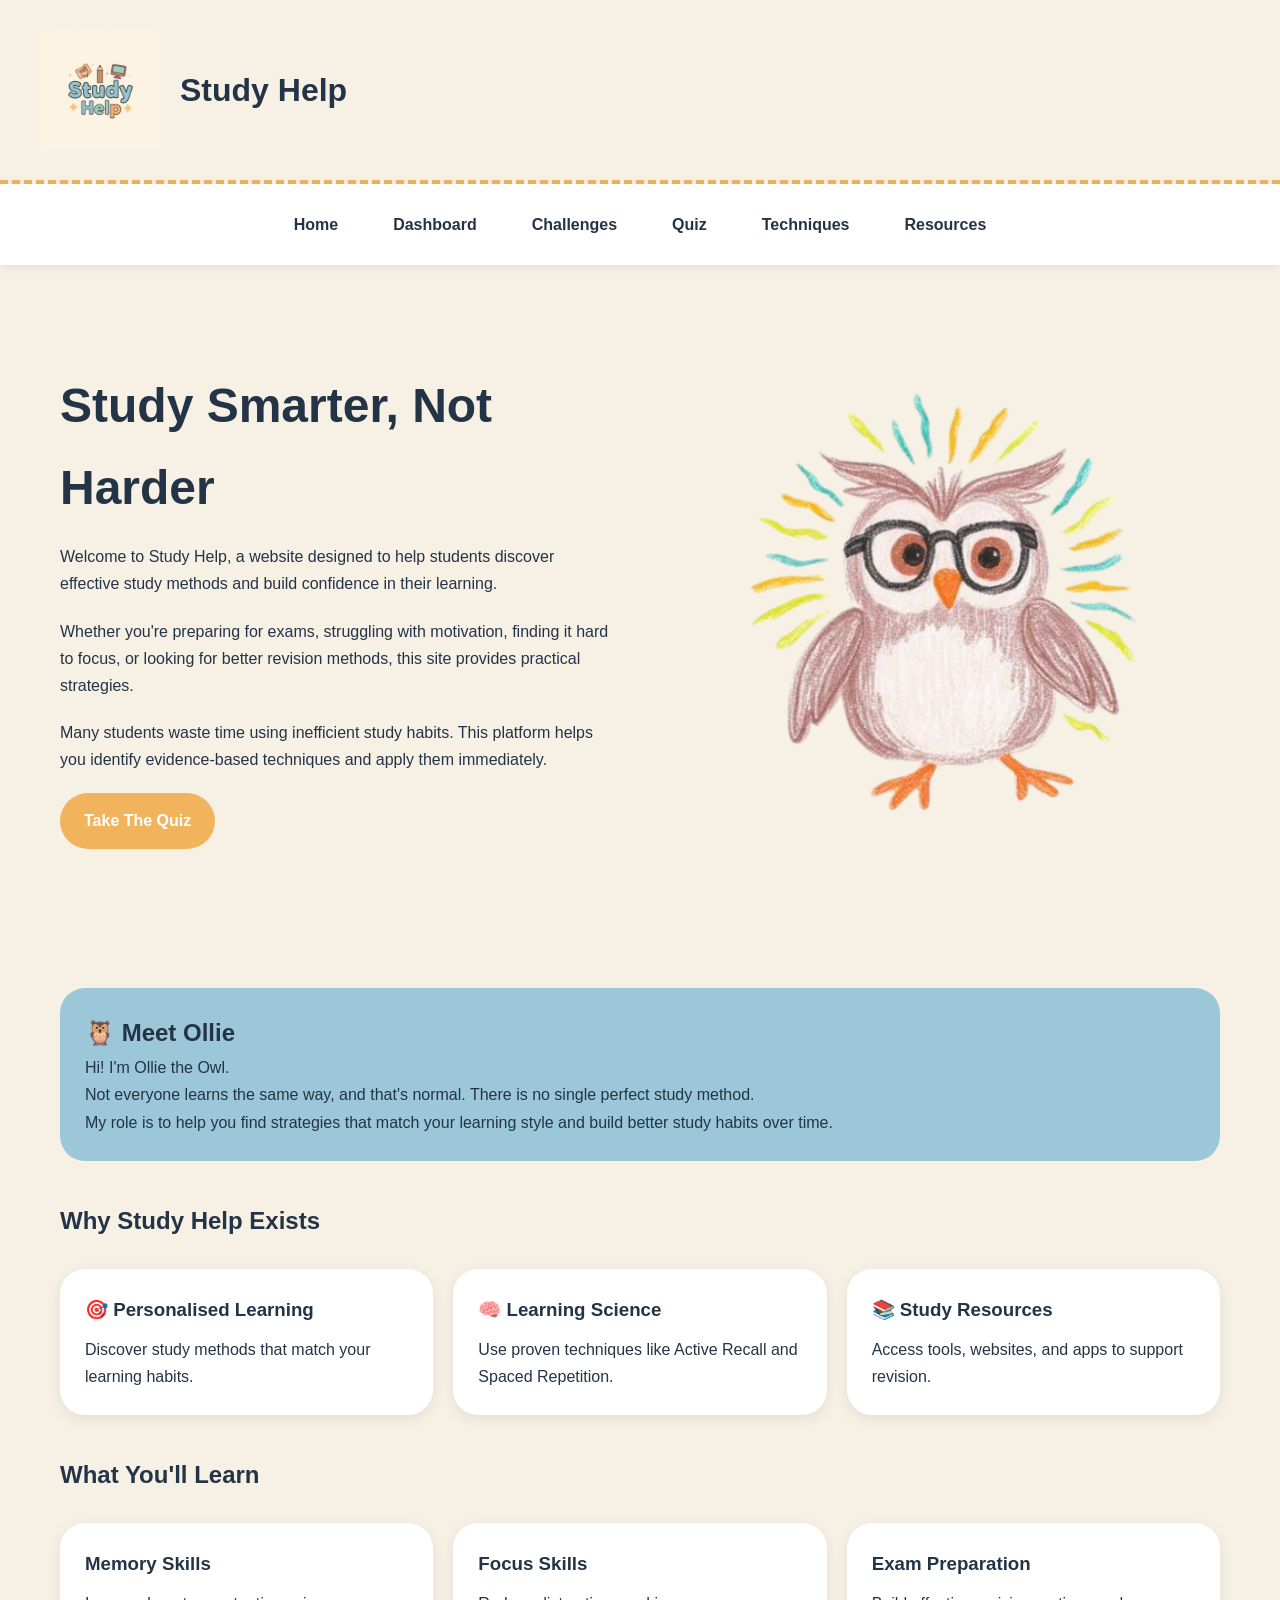
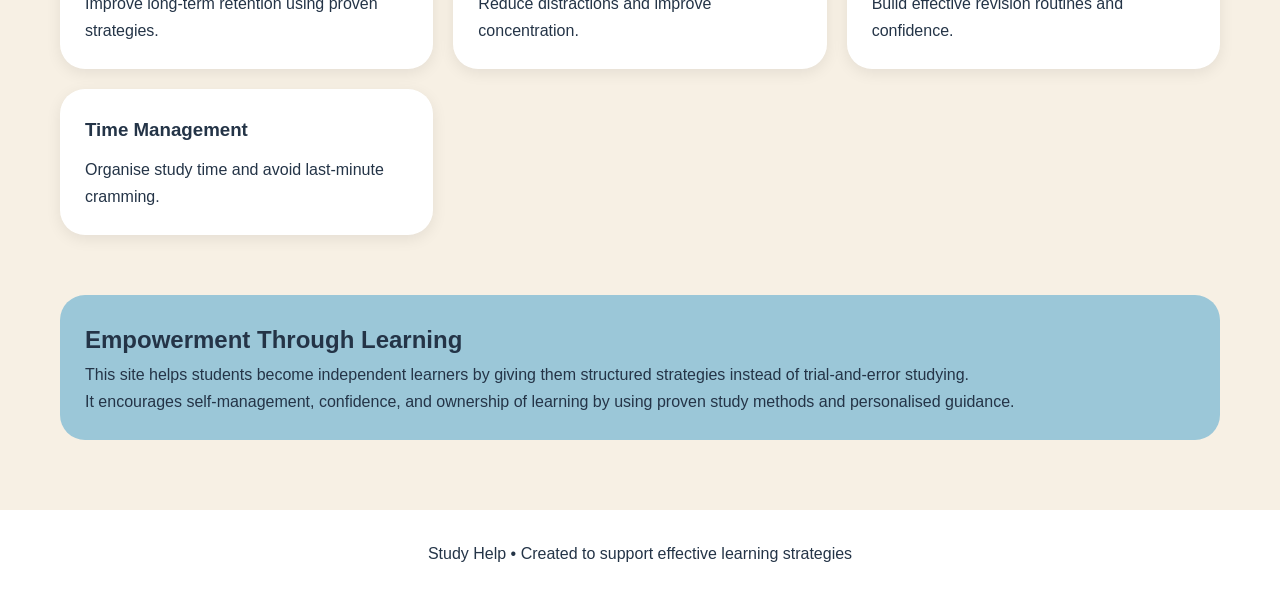
<file: index.html>
<!DOCTYPE html>

<html>

<head>

<!-- Character encoding -->
<meta charset="UTF-8">

<!-- Responsive layout -->
<meta name="viewport" content="width=device-width, initial-scale=1.0">

<!-- Browser tab title -->
<title>Study Help</title>

<!-- External CSS file -->
<link rel="stylesheet" href="css/style.css">

</head>

<body>

<!-- HEADER-->

<header>

<!-- Header container -->
<div class="header-container">

<!-- Logo + title area -->
<div class="logo-area">

<!-- Website logo -->
<img src="images/logo.jpg" alt="Study Help Logo">

<!-- Site name -->
<h1>Study Help</h1>

</div>

</div>

</header>

<!-- NAVIGATION-->

<nav>

<!-- Navigation links -->
<div class="nav-links">

<a href="index.html">Home</a>
<a href="dashboard.html">Dashboard</a>
<a href="Challanges.html">Challenges</a>
<a href="quiz.html">Quiz</a>
<a href="techniques.html">Techniques</a>
<a href="resources.html">Resources</a>

</div>

</nav>

<!-- HERO SECTION-->

<section class="hero">

<div class="hero-text">

<h2>Study Smarter, Not Harder</h2>

<p>
Welcome to Study Help, a website designed to help students discover effective study methods and build confidence in their learning.
</p>

<p>
Whether you're preparing for exams, struggling with motivation, finding it hard to focus, or looking for better revision methods, this site provides practical strategies.
</p>

<p>
Many students waste time using inefficient study habits. This platform helps you identify evidence-based techniques and apply them immediately.
</p>

<!-- Call-to-action button -->
<a href="quiz.html" class="btn">Take The Quiz</a>

</div>

<!-- Hero image -->
<div class="hero-image">
<img src="images/ollie.png" alt="Ollie the Owl">
</div>

</section>

<!-- INTRO INFO SECTION-->

<section class="section">

<div class="info-box">

<h2>🦉 Meet Ollie</h2>

<p>
Hi! I'm Ollie the Owl.
</p>

<p>
Not everyone learns the same way, and that's normal. There is no single perfect study method.
</p>

<p>
My role is to help you find strategies that match your learning style and build better study habits over time.
</p>

</div>

</section>

<!--  WHY THIS SITE EXISTS-->

<section class="section">

<h2>Why Study Help Exists</h2>

<br>

<div class="grid">

<div class="card">
<h3>🎯 Personalised Learning</h3>
<p>Discover study methods that match your learning habits.</p>
</div>

<div class="card">
<h3>🧠 Learning Science</h3>
<p>Use proven techniques like Active Recall and Spaced Repetition.</p>
</div>

<div class="card">
<h3>📚 Study Resources</h3>
<p>Access tools, websites, and apps to support revision.</p>
</div>

</div>

</section>

<!-- SKILLS SECTION -->

<section class="section">

<h2>What You'll Learn</h2>

<br>

<div class="grid">

<div class="card">
<h3>Memory Skills</h3>
<p>Improve long-term retention using proven strategies.</p>
</div>

<div class="card">
<h3>Focus Skills</h3>
<p>Reduce distractions and improve concentration.</p>
</div>

<div class="card">
<h3>Exam Preparation</h3>
<p>Build effective revision routines and confidence.</p>
</div>

<div class="card">
<h3>Time Management</h3>
<p>Organise study time and avoid last-minute cramming.</p>
</div>

</div>

</section>

<!-- FINAL MESSAGE-->

<section class="section">

<div class="info-box">

<h2>Empowerment Through Learning</h2>

<p>
This site helps students become independent learners by giving them structured strategies instead of trial-and-error studying.
</p>

<p>
It encourages self-management, confidence, and ownership of learning by using proven study methods and personalised guidance.
</p>

</div>

</section>

<!-- FOOTER-->

<footer>

<p>
Study Help • Created to support effective learning strategies
</p>

</footer>

</body>

</html>
</file>
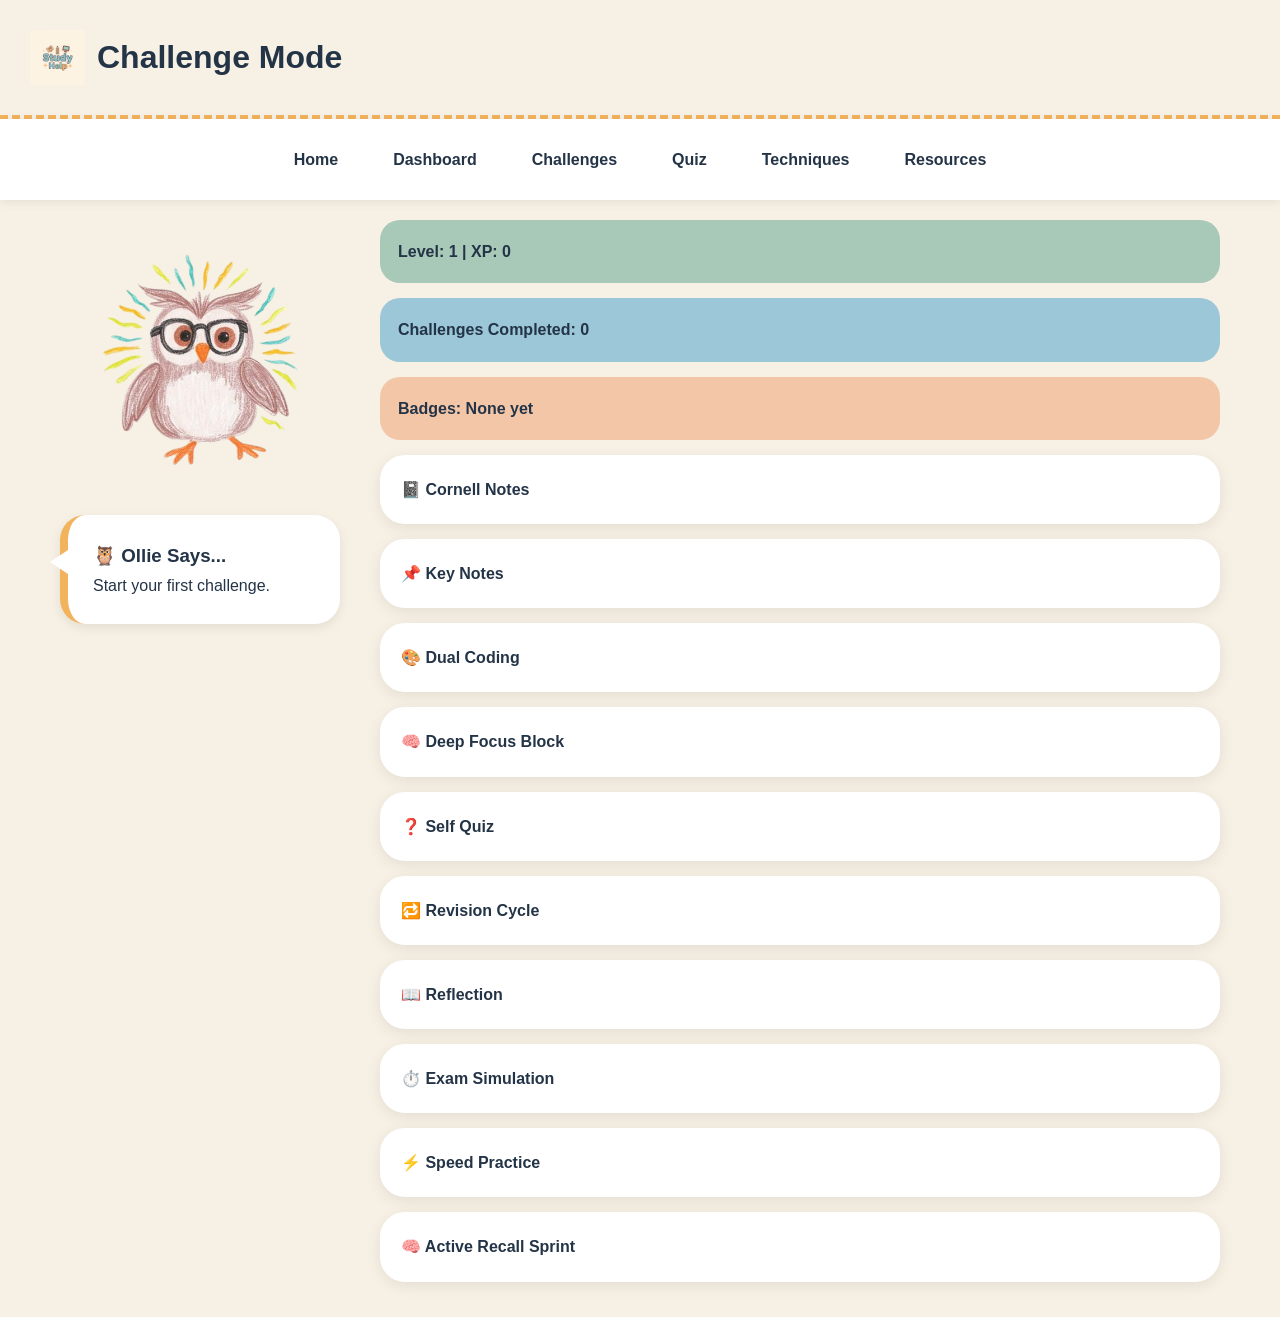
<file: challanges.html>
<!DOCTYPE html>
<!-- Declares this document as HTML5 -->

<html>

<head>

<meta charset="UTF-8">
<meta name="viewport" content="width=device-width, initial-scale=1.0">

<title>Challenge Mode</title>

<link rel="stylesheet" href="css/style.css">

<style>

/* HEADER */
header{
    display:flex;
    align-items:left;
    justify-content:left;
    gap:12px;
}

header img{
    width:55px;
}

/* PAGE LAYOUT */
.quiz-layout{
    display:flex;
    gap:40px;
}

.challenge-container{
    flex:3;
}

/* CHALLENGE CARDS */
.challenge-card{
    background:white;
    border-radius:25px;
    margin-bottom:15px;
    box-shadow:0 4px 15px rgba(0,0,0,0.08);
    border:3px solid white;
    overflow:hidden;
}

.challenge-card:hover{
    border:3px solid #F2B35D;
}

.challenge-card summary{
    padding:18px;
    font-weight:bold;
    cursor:pointer;
    list-style:none;
}

.challenge-card summary::-webkit-details-marker{
    display:none;
}

.challenge-content{
    padding:0 20px 20px;
}

.challenge-item{
    display:flex;
    gap:10px;
    margin-top:10px;
}

/* PROGRESS BOXES */
.progress-box{
    background:#9BC7D8;
    padding:18px;
    border-radius:20px;
    margin-bottom:15px;
    font-weight:bold;
}

.level-box{
    background:#A8C8B8;
    padding:18px;
    border-radius:20px;
    margin-bottom:15px;
    font-weight:bold;
}

.badge-box{
    background:#F4C6A8;
    padding:18px;
    border-radius:20px;
    margin-bottom:15px;
    font-weight:bold;
}

/* BUTTONS */
button{
    background:#F2B35D;
    border:none;
    padding:10px 14px;
    border-radius:20px;
    cursor:pointer;
    color:white;
    font-weight:bold;
    margin-top:10px;
}

button:hover{
    opacity:0.9;
}

</style>

</head>

<body>

<header>

<img src="images/logo.jpg">
<h1>Challenge Mode</h1>

</header>

<nav>

<div class="nav-links">

<a href="index.html">Home</a>
<a href="dashboard.html">Dashboard</a>
<a href="Challanges.html">Challenges</a>
<a href="quiz.html">Quiz</a>
<a href="techniques.html">Techniques</a>
<a href="resources.html">Resources</a>

</div>

</nav>

<main class="section">

<div class="quiz-layout">

<div class="ollie-panel">

<img src="images/ollie.png">

<div class="ollie-message">

<h3>🦉 Ollie Says...</h3>

<p id="ollieText">Start your first challenge.</p>

</div>

</div>

<div class="challenge-container">

<div class="level-box">
Level: <span id="level">1</span> | XP: <span id="xp">0</span>
</div>

<div class="progress-box">
Challenges Completed: <span id="progress">0</span>
</div>

<div class="badge-box">
Badges: <span id="badges">None yet</span>
</div>

<div id="challenges"></div>

</div>

</div>

</main>

<script>

/* FULL CHALLENGE POOL (30+) */
let pool = [
"🧠 Active Recall Sprint",
"⏰ Pomodoro x3",
"📚 Flashcards 20",
"✍️ Blurting",
"📋 Practice Test",
"👨‍🏫 Teach Someone",
"🗺️ Mind Map",
"🔁 Spaced Review",
"🎯 Focus Session",
"📓 Cornell Notes",
"⏱️ Exam Simulation",
"📖 Reflection",
"🧾 Summary Writing",
"🧩 Chunking",
"❓ Self Quiz",
"📊 Past Paper",
"🎨 Dual Coding",
"🔍 Error Review",
"🧠 Mnemonics",
"📅 Study Plan",
"🎯 Goal Setting",
"⏳ Timed Revision",
"🧠 Memory Drill",
"🔁 Revision Cycle",
"📚 Topic Mapping",
"⚡ Speed Practice",
"🧪 Exam Simulation Plus",
"📌 Key Notes",
"🗣️ Explain Aloud",
"🧠 Deep Focus Block"
];

/* ACTIVE GAME STATE */
let active = JSON.parse(localStorage.getItem("active")) || [];
let completed = JSON.parse(localStorage.getItem("completed")) || [];
let xp = parseInt(localStorage.getItem("xp")) || 0;

/* KEEP ALWAYS 10 ACTIVE CHALLENGES */
function fillActive(){
while(active.length < 10){
let available = pool.filter(x => !active.includes(x));
let random = available[Math.floor(Math.random() * available.length)];
if(random) active.push(random);
}
}

/* LEVEL SYSTEM (RESET AT 30) */
function getLevel(){
let level = Math.floor(xp / 50) + 1;

if(level > 30){
xp = 0;
active = [];
completed = [];
localStorage.clear();
fillActive();
return 1;
}

return level;
}

/* RENDER SCREEN */
function render(){

let container = document.getElementById("challenges");
container.innerHTML = "";

fillActive();

let level = getLevel();

/* UPDATE STATS */
document.getElementById("xp").innerText = xp;
document.getElementById("level").innerText = level;
document.getElementById("progress").innerText = completed.length;

/* BADGES */
let badges = [];

if(completed.length >= 3) badges.push("🔥 Starter");
if(completed.length >= 6) badges.push("💪 Consistent");
if(completed.length >= 10) badges.push("🧠 Focus Master");

document.getElementById("badges").innerText =
badges.length ? badges.join(", ") : "None yet";

/* RENDER 10 CHALLENGES */
active.forEach((task, i) => {

container.innerHTML += `
<details class="challenge-card">
<summary>${task}</summary>

<div class="challenge-content">
<div class="challenge-item">

<input type="checkbox" onchange="completeTask(${i})">
<label>Complete this challenge</label>

</div>
</div>

</details>
`;

});

updateOllie(level, completed.length);

}

/* COMPLETE + REPLACE SYSTEM */
function completeTask(i){

let task = active[i];

if(!completed.includes(task)){

completed.push(task);
xp += 15;

/* REMOVE AND REPLACE */
active.splice(i, 1);

let available = pool.filter(x => !active.includes(x));
let newTask = available[Math.floor(Math.random() * available.length)];

if(newTask) active.push(newTask);
}

/* SAVE */
localStorage.setItem("active", JSON.stringify(active));
localStorage.setItem("completed", JSON.stringify(completed));
localStorage.setItem("xp", xp);

render();

}

/* OLLIE MESSAGES */
function updateOllie(level, count){

let msg = "Start your first challenge.";

if(count > 0) msg = "Keep going — consistency builds skill.";
if(level > 2) msg = "You are improving fast.";
if(level > 5) msg = "Strong learner behaviour detected.";

document.getElementById("ollieText").innerText = msg;

}

/* START */
render();

</script>

</body>
</html>
</file>
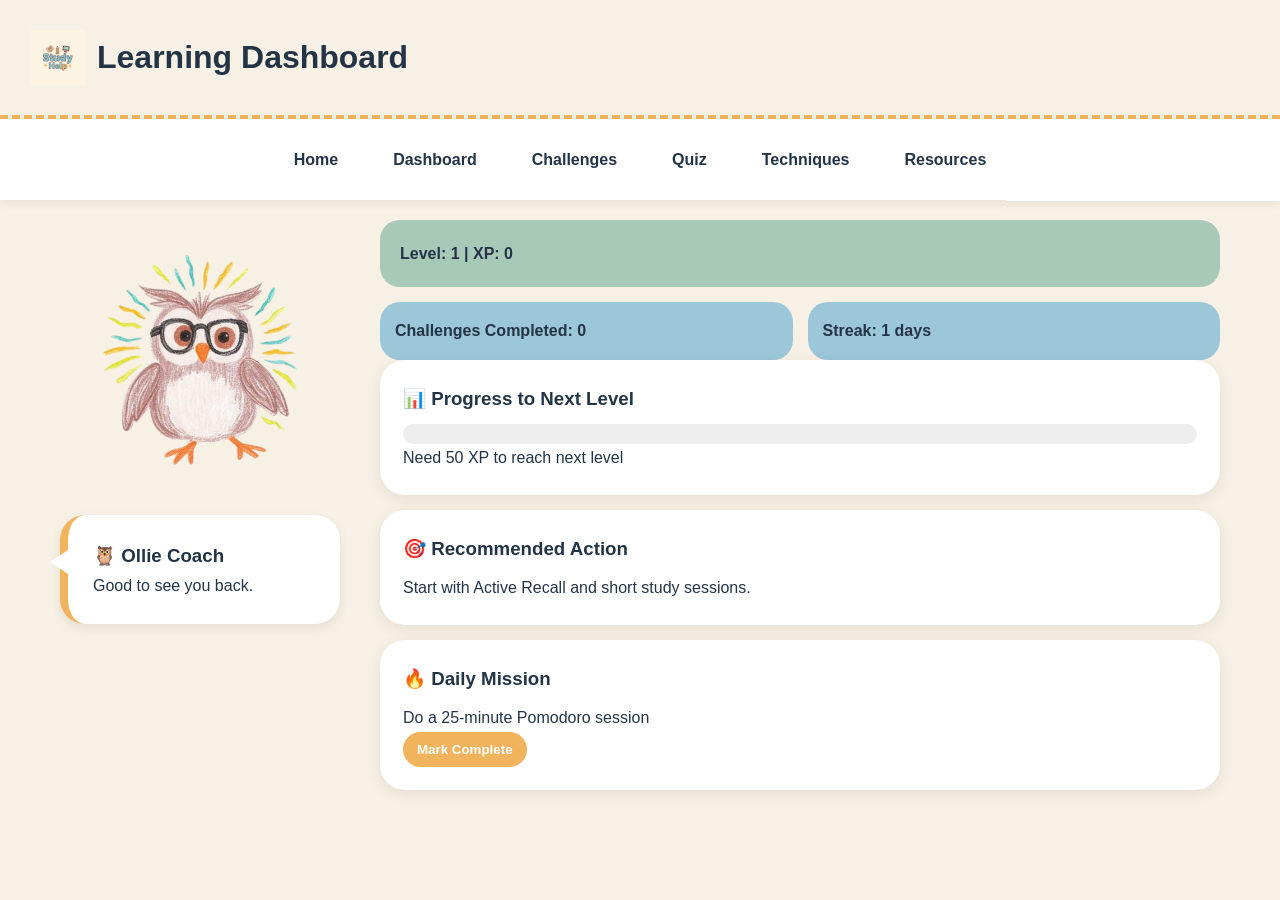
<file: dashboard.html>
<!DOCTYPE html>

<html>
<!-- Root element that contains the entire webpage -->

<head>

<!-- Character encoding -->
<meta charset="UTF-8">

<!-- Makes the webpage responsive on different devices -->
<meta name="viewport" content="width=device-width, initial-scale=1.0">

<!-- Title shown on the browser tab -->
<title>Learning Dashboard</title>

<!-- Links the external CSS stylesheet -->
<link rel="stylesheet" href="css/style.css">

<style>

/* HEADER */

/* Styles the page header */
header{
    display:flex;
    align-items:left;
    justify-content:left;
    gap:12px;
}

/* Logo image */
header img{
    width:55px;
}

/* PAGE LAYOUT */

/* Creates the two-column dashboard layout */
.dashboard{
    display:flex;
    gap:40px;
}

/* Main content section */
.panel{
    flex:3;
}

/* CARDS*/

/* Dashboard cards */
.card{
    background:white;
    border-radius:25px;
    padding:20px;
    margin-bottom:15px;
    box-shadow:0 4px 15px rgba(0,0,0,0.08);
    border:3px solid white;
}

/* Hover effect */
.card:hover{
    border:3px solid #F2B35D;
}

/* Statistics layout */
.stat-box{
    display:grid;
    grid-template-columns:1fr 1fr;
    gap:15px;
}

/* Small statistic cards */
.stat{
    background:#9BC7D8;
    padding:15px;
    border-radius:20px;
    font-weight:bold;
}

/* Large level card */
.big-stat{
    background:#A8C8B8;
    padding:20px;
    border-radius:20px;
    font-weight:bold;
    margin-bottom:15px;
}

/* BUTTON*/

button{
    background:#F2B35D;
    border:none;
    padding:10px 14px;
    border-radius:20px;
    cursor:pointer;
    color:white;
    font-weight:bold;
}

/* Button hover effect */
button:hover{
    opacity:0.9;
}

/*  PROGRESS BAR */

/* Background of the progress bar */
.progress-bar{
    width:100%;
    background:#eee;
    border-radius:20px;
    overflow:hidden;
}

/* Orange fill showing XP progress */
.progress-fill{
    height:20px;
    width:0%;
    background:#F2B35D;
}

</style>

</head>

<body>

<!-- HEADER-->

<header>

<!-- Website logo -->
<img src="images/logo.jpg">

<!-- Page heading -->
<h1>Learning Dashboard</h1>

</header>

<!-- NAVIGATION BAR -->

<nav>

<div class="nav-links">

<!-- Navigation links -->
<a href="index.html">Home</a>
<a href="dashboard.html">Dashboard</a>
<a href="Challanges.html">Challenges</a>
<a href="quiz.html">Quiz</a>
<a href="techniques.html">Techniques</a>
<a href="resources.html">Resources</a>

</div>

</nav>

<!-- MAIN CONTENT-->

<main class="section">

<!-- Dashboard layout -->
<div class="dashboard">

<!-- OLLIE PANEL-->

<div class="ollie-panel">

<!-- Ollie mascot -->
<img src="images/ollie.png">

<!-- Ollie's message -->
<div class="ollie-message">

<h3>🦉 Ollie Coach</h3>

<!-- JavaScript updates this text -->
<p id="ollieText">
Welcome back. Start your learning journey.
</p>

</div>

</div>

<!-- DASHBOARD PANEL-->

<div class="panel">

<!-- Displays current level and XP -->
<div class="big-stat">
Level: <span id="level">1</span> | XP: <span id="xp">0</span>
</div>

<!-- Statistics -->
<div class="stat-box">

<div class="stat">
Challenges Completed: <span id="challenges">0</span>
</div>

<div class="stat">
Streak: <span id="streak">0</span> days
</div>

</div>

<!-- Progress card -->
<div class="card">

<h3>📊 Progress to Next Level</h3>

<div class="progress-bar">
<div class="progress-fill" id="bar"></div>
</div>

<!-- JavaScript inserts XP remaining -->
<p id="nextLevelText"></p>

</div>

<!-- Recommendation card -->
<div class="card">

<h3>🎯 Recommended Action</h3>

<!-- JavaScript inserts recommendation -->
<p id="recommendation"></p>

</div>

<!-- Daily mission card -->
<div class="card">

<h3>🔥 Daily Mission</h3>

<!-- JavaScript inserts today's mission -->
<p id="mission"></p>

<!-- Adds XP when completed -->
<button onclick="completeMission()">
Mark Complete
</button>

</div>

</div>

</div>

</main>

<!-- JAVASCRIPT-->

<script>

/* LOAD SAVED DATA*/

/* Loads saved XP */
let xp = parseInt(localStorage.getItem("xp")) || 0;

/* Loads completed challenges */
let completed = JSON.parse(localStorage.getItem("completed")) || [];

/* Loads the last visit date */
let lastVisit = localStorage.getItem("lastVisit") || null;

/* STREAK SYSTEM*/

/* Gets today's date */
let today = new Date().toDateString();

/* Loads saved streak */
let streak = parseInt(localStorage.getItem("streak")) || 0;

/* Increases streak if this is a new day */
if(lastVisit !== today){
    streak += 1;
    localStorage.setItem("lastVisit", today);
    localStorage.setItem("streak", streak);
}

/* LEVEL SYSTEM*/

/* Calculates current level */
let level = Math.floor(xp / 50) + 1;

/* Calculates percentage towards next level */
let progress = (xp % 50) / 50 * 100;

/* UPDATE PAGE*/

document.getElementById("level").innerText = level;
document.getElementById("xp").innerText = xp;
document.getElementById("challenges").innerText = completed.length;
document.getElementById("streak").innerText = streak;

/* Updates progress bar */
document.getElementById("bar").style.width = progress + "%";

/* Shows XP needed for next level */
document.getElementById("nextLevelText").innerText =
"Need " + (50 - (xp % 50)) + " XP to reach next level";

/* RECOMMENDATIONS*/

let recommendation = "";

/* Chooses recommendation based on level */
if(level === 1){
recommendation = "Start with Active Recall and short study sessions.";
}
else if(level === 2){
recommendation = "Add spaced repetition and practice testing.";
}
else{
recommendation = "Focus on exam simulation and teaching others.";
}

/* Displays recommendation */
document.getElementById("recommendation").innerText = recommendation;

/* DAILY MISSION */

/* Possible daily missions */
let missions = [
"Complete 1 Active Recall task",
"Do a 25-minute Pomodoro session",
"Review flashcards",
"Write a blurting page",
"Do a past paper question"
];

/* Picks a random mission */
let mission = missions[Math.floor(Math.random()*missions.length)];

/* Displays the mission */
document.getElementById("mission").innerText = mission;

/* Adds XP when mission is completed */
function completeMission(){

xp += 10;

localStorage.setItem("xp", xp);

/* Reloads the page */
location.reload();

}

/* OLLIE MESSAGES */

/* Possible motivational messages */
let messages = [
"Good to see you back.",
"Consistency builds mastery.",
"Small progress adds up.",
"You’re improving steadily."
];

/* Displays a random message */
document.getElementById("ollieText").innerText =
messages[Math.floor(Math.random()*messages.length)];

</script>

</body>

</html>
</file>
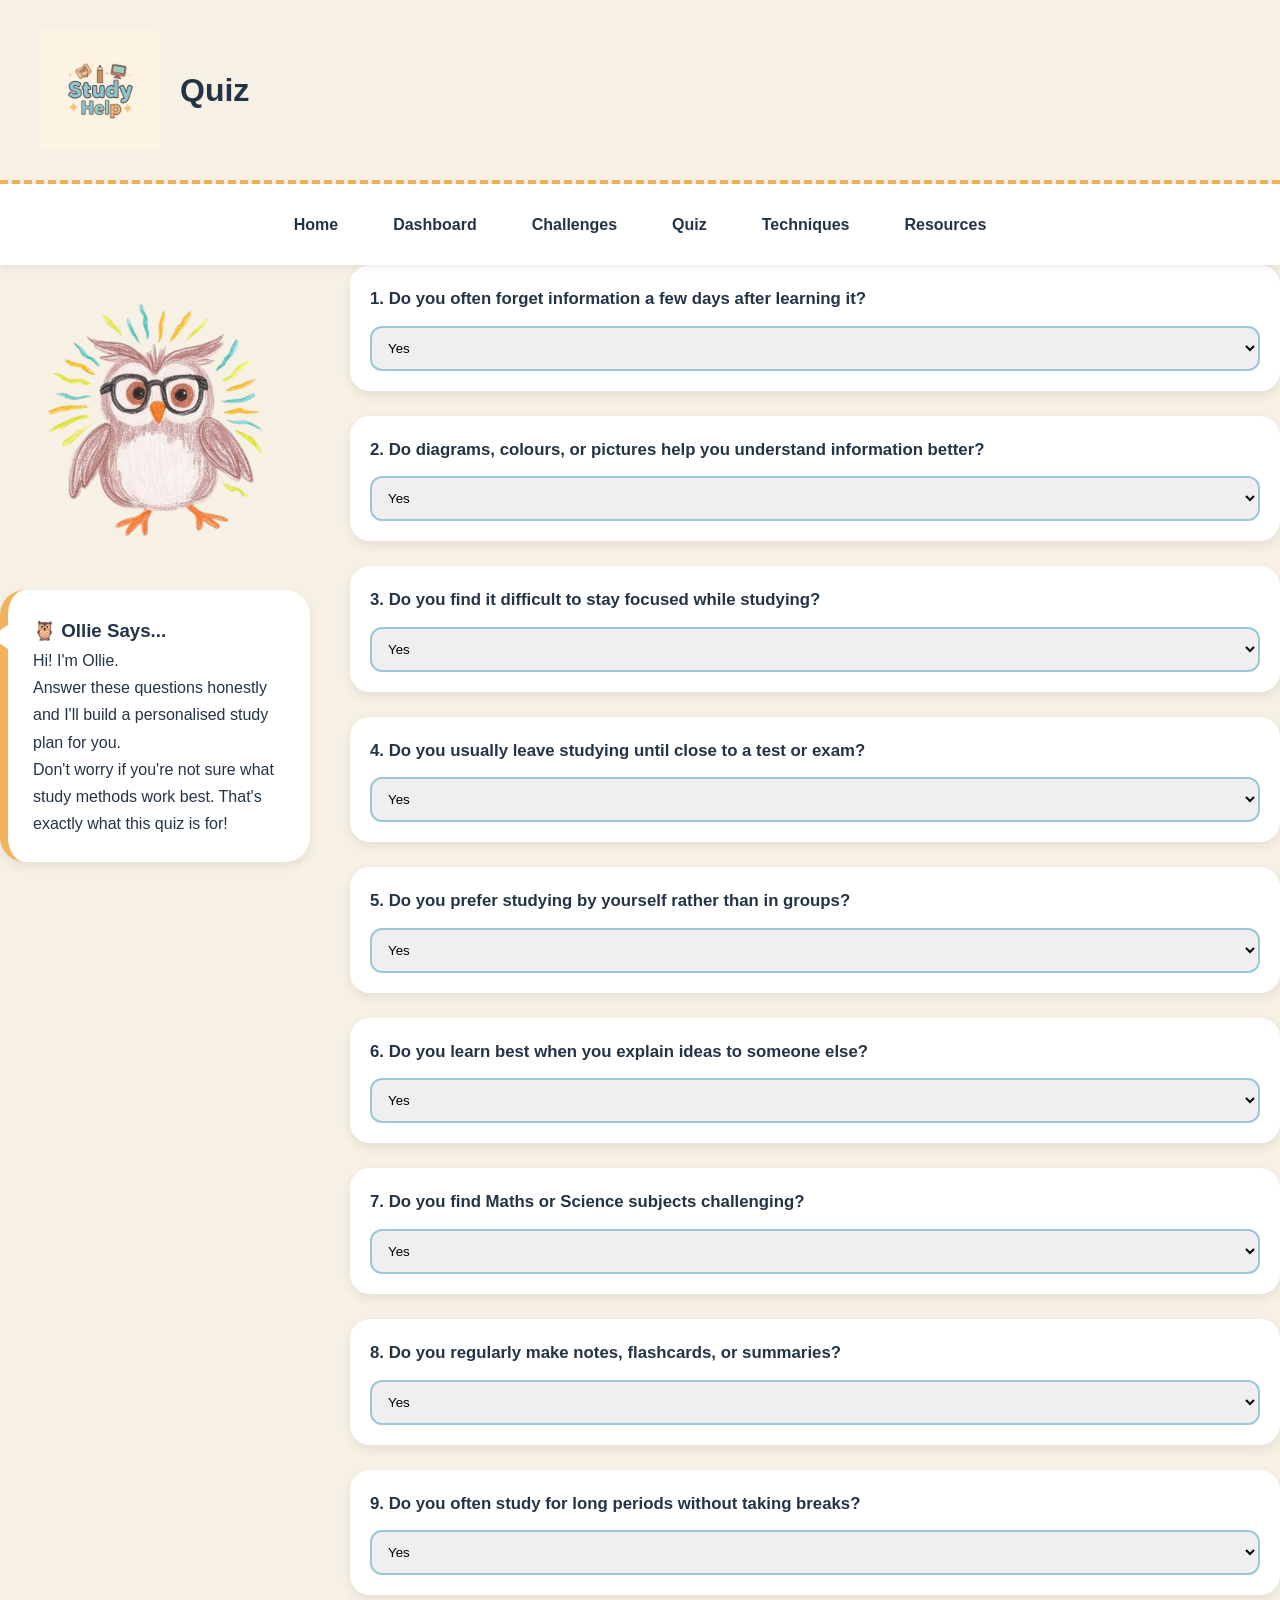
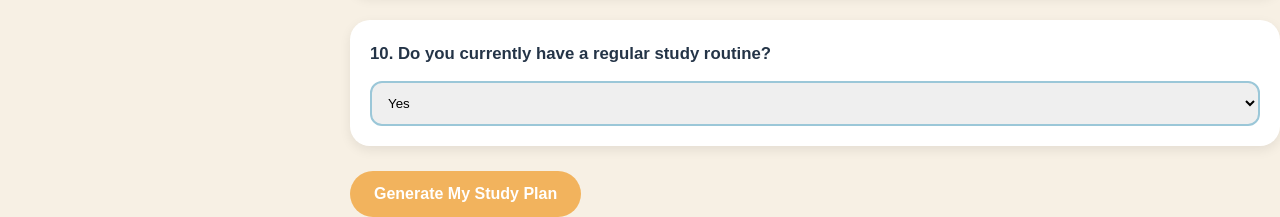
<file: quiz.html>
<!DOCTYPE html>
<!-- Declares this document as an HTML5 webpage -->

<html>
<!-- Root element that contains the entire webpage -->

<head>

<!-- Title shown on the browser tab -->
<title>Quiz</title>

<!-- Links the external CSS stylesheet -->
<link rel="stylesheet" href="css/style.css">

</head>

<body>

<!-- ==========================================
     HEADER
========================================== -->

<header>

<!-- Container that holds the logo and title -->
<div class="header-container">

<!-- Logo section -->
<div class="logo-area">

<!-- Website logo -->
<img src="images/logo.jpg" alt="Study Help Logo">

<!-- Page heading -->
<h1>Quiz</h1>

</div>

</header>

<!-- ==========================================
     NAVIGATION BAR
========================================== -->

<nav>

<!-- Navigation links -->
<div class="nav-links">

<a href="index.html">Home</a>
<a href="dashboard.html">Dashboard</a>
<a href="Challanges.html">Challenges</a>
<a href="quiz.html">Quiz</a>
<a href="techniques.html">Techniques</a>
<a href="resources.html">Resources</a>

</div>

</nav>

<!-- ==========================================
     MAIN CONTENT
========================================== -->

<main>

<!-- Creates the two-column layout -->
<div class="quiz-layout">

<!-- ==========================================
     OLLIE SIDEBAR
========================================== -->

<div class="ollie-panel">

<!-- Ollie mascot -->
<img src="images/ollie.png" alt="Ollie the Owl">

<!-- Welcome message -->
<div class="ollie-message">

<h3>🦉 Ollie Says...</h3>

<p>
Hi! I'm Ollie.
</p>

<p>
Answer these questions honestly and I'll build a personalised study plan for you.
</p>

<p>
Don't worry if you're not sure what study methods work best. That's exactly what this quiz is for!
</p>

</div>

</div>

<!-- ==========================================
     QUIZ QUESTIONS
========================================== -->

<!-- Holds all quiz questions -->
<div id="quizBox">

<!-- ======================
     Question 1
====================== -->

<div class="quiz-question">

<label>
1. Do you often forget information a few days after learning it?
</label>

<!-- Dropdown answer -->
<select id="q1">
<option value="yes">Yes</option>
<option value="no">No</option>
</select>

</div>

<!-- ======================
     Question 2
====================== -->

<div class="quiz-question">

<label>
2. Do diagrams, colours, or pictures help you understand information better?
</label>

<select id="q2">
<option value="yes">Yes</option>
<option value="no">No</option>
</select>

</div>

<!-- ======================
     Question 3
====================== -->

<div class="quiz-question">

<label>
3. Do you find it difficult to stay focused while studying?
</label>

<select id="q3">
<option value="yes">Yes</option>
<option value="no">No</option>
</select>

</div>

<!-- ======================
     Question 4
====================== -->

<div class="quiz-question">

<label>
4. Do you usually leave studying until close to a test or exam?
</label>

<select id="q4">
<option value="yes">Yes</option>
<option value="no">No</option>
</select>

</div>

<!-- ======================
     Question 5
====================== -->

<div class="quiz-question">

<label>
5. Do you prefer studying by yourself rather than in groups?
</label>

<select id="q5">
<option value="yes">Yes</option>
<option value="no">No</option>
</select>

</div>

<!-- ======================
     Question 6
====================== -->

<div class="quiz-question">

<label>
6. Do you learn best when you explain ideas to someone else?
</label>

<select id="q6">
<option value="yes">Yes</option>
<option value="no">No</option>
</select>

</div>

<!-- ======================
     Question 7
====================== -->

<div class="quiz-question">

<label>
7. Do you find Maths or Science subjects challenging?
</label>

<select id="q7">
<option value="yes">Yes</option>
<option value="no">No</option>
</select>

</div>

<!-- ======================
     Question 8
====================== -->

<div class="quiz-question">

<label>
8. Do you regularly make notes, flashcards, or summaries?
</label>

<select id="q8">
<option value="yes">Yes</option>
<option value="no">No</option>
</select>

</div>

<!-- ======================
     Question 9
====================== -->

<div class="quiz-question">

<label>
9. Do you often study for long periods without taking breaks?
</label>

<select id="q9">
<option value="yes">Yes</option>
<option value="no">No</option>
</select>

</div>

<!-- ======================
     Question 10
====================== -->

<div class="quiz-question">

<label>
10. Do you currently have a regular study routine?
</label>

<select id="q10">
<option value="yes">Yes</option>
<option value="no">No</option>
</select>

</div>

<!-- Button that runs the JavaScript quiz -->
<button onclick="getResult()" class="quiz-button">
Generate My Study Plan
</button>

</div>

</div>

<!-- ==========================================
     QUIZ RESULTS
========================================== -->

<!-- Hidden until the user completes the quiz -->
<div class="result-card" id="resultBox" style="display:none">

<!-- Result heading -->
<h2>🦉 Ollie's Personal Recommendation:</h2>

<!-- JavaScript inserts the personalised message here -->
<p id="resultText"></p>

<!-- Study tips heading -->
<h3>🎯 Your Study Tips</h3>

<!-- JavaScript inserts the study tips here -->
<ul id="tips"></ul>

<!-- Restarts the quiz -->
<button onclick="location.reload()" class="quiz-button">
Take Quiz Again
</button>

</div>

</main>

<!-- Links the JavaScript file that calculates the quiz result -->
<script src="js/quiz.js"></script>

</body>

</html>
</file>
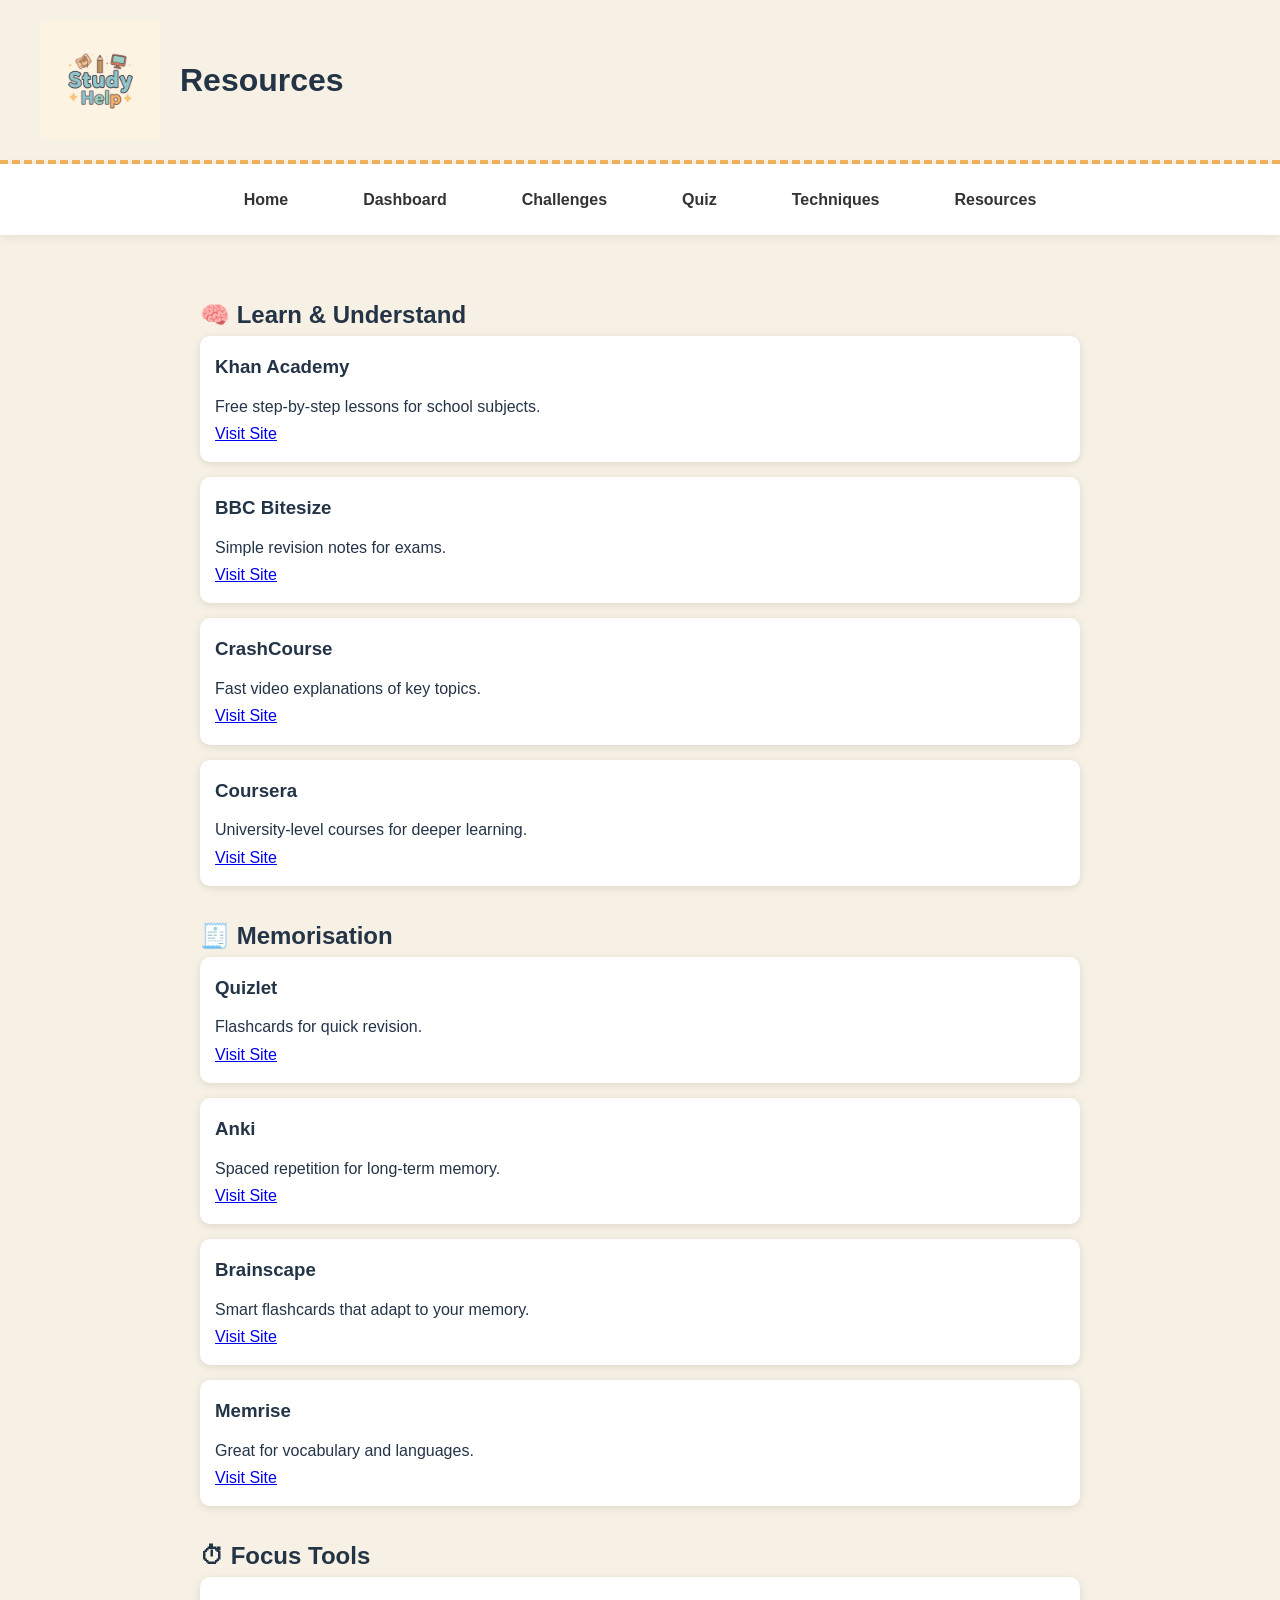
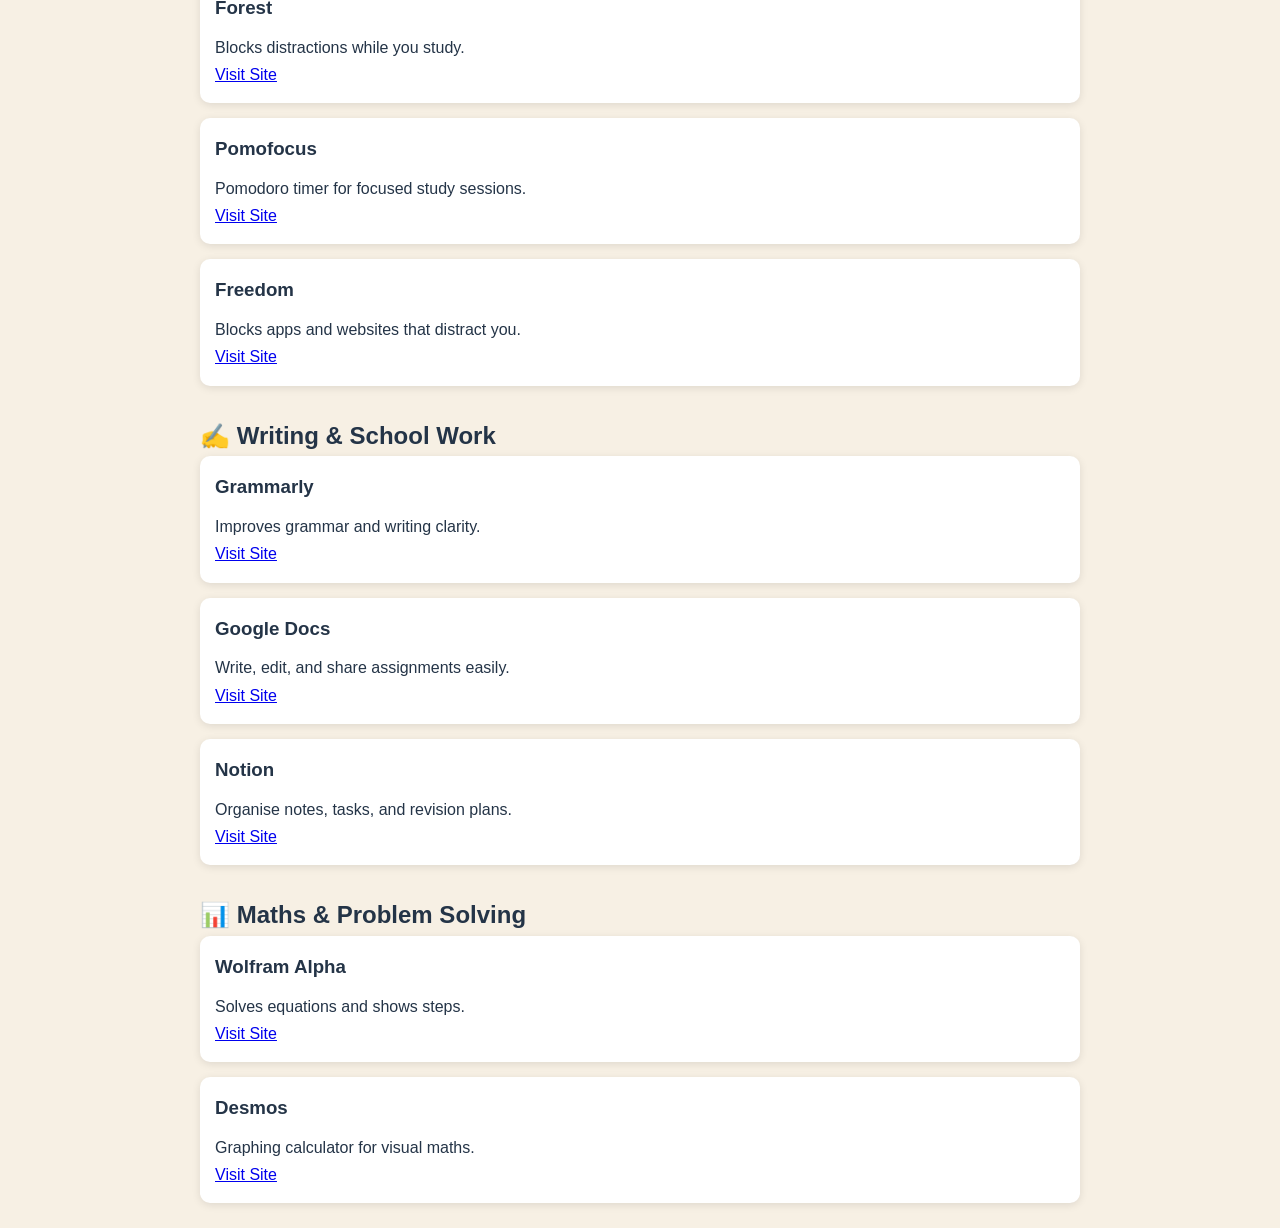
<file: resources.html>
<!DOCTYPE html>
<!-- Declares this document as an HTML5 webpage -->

<html>
<!-- Root element containing the entire webpage -->

<head>

<!-- Title displayed in the browser tab -->
<title>Study Resources</title>

<!-- Links the external CSS stylesheet -->
<link rel="stylesheet" href="css/style.css">

<style>

/* ==========================================
   PAGE STYLING
========================================== */

/* Styles the entire webpage */
body {
font-family: Arial, sans-serif;
margin: 0;
background: #F7F0E4;
}

/* Styles the page header */
header {
text-align: center;
padding: 20px;
background: #F7F0E4;
}

/* Styles the navigation bar */
nav {
text-align: center;
margin-bottom: 20px;
background: #ffffff;
padding: 10px;
}

/* Styles the navigation links */
.nav-links a {
margin: 0 10px;
text-decoration: none;
font-weight: bold;
color: #333;
}

/* Main content container */
main {
max-width: 900px;
margin: auto;
padding: 10px;
}

/* Category headings */
h2 {
margin-top: 30px;
}

/* Resource cards */
.card {
background: white;
padding: 15px;
margin-bottom: 15px;
border-radius: 10px;
box-shadow: 0 2px 8px rgba(0,0,0,0.1);
transition: 0.2s ease;
}

/* Hover animation */
.card:hover {
transform: translateY(-3px);
}

/* Fade-in animation class */
.fade {
animation: fadeIn 0.4s ease-in;
}

/* Fade animation */
@keyframes fadeIn {
from {opacity: 0; transform: translateY(10px);}
to {opacity: 1; transform: translateY(0);}
}

</style>

</head>

<body>

<!-- ==========================================
     HEADER
========================================== -->

<header>

<!-- Holds the logo and page title -->
<div class="header-container">

<!-- Logo section -->
<div class="logo-area">

<!-- Website logo -->
<img src="images/logo.jpg" alt="Study Help Logo">

<!-- Page title -->
<h1>Resources</h1>

</div>

</header>

<!-- ==========================================
     NAVIGATION BAR
========================================== -->

<nav>

<!-- Navigation links -->
<div class="nav-links">

<a href="index.html">Home</a>
<a href="dashboard.html">Dashboard</a>
<a href="Challanges.html">Challenges</a>
<a href="quiz.html">Quiz</a>
<a href="techniques.html">Techniques</a>
<a href="resources.html">Resources</a>

</div>

</nav>

<!-- ==========================================
     MAIN CONTENT
========================================== -->

<main>

<!-- ==========================================
     LEARN & UNDERSTAND
========================================== -->

<h2>🧠 Learn & Understand</h2>

<!-- Khan Academy resource -->
<div class="card fade">
<h3>Khan Academy</h3>
<p>Free step-by-step lessons for school subjects.</p>
<a href="https://www.khanacademy.org" target="_blank">Visit Site</a>
</div>

<!-- BBC Bitesize resource -->
<div class="card fade">
<h3>BBC Bitesize</h3>
<p>Simple revision notes for exams.</p>
<a href="https://www.bbc.co.uk/bitesize" target="_blank">Visit Site</a>
</div>

<!-- CrashCourse resource -->
<div class="card fade">
<h3>CrashCourse</h3>
<p>Fast video explanations of key topics.</p>
<a href="https://www.youtube.com/user/crashcourse" target="_blank">Visit Site</a>
</div>

<!-- Coursera resource -->
<div class="card fade">
<h3>Coursera</h3>
<p>University-level courses for deeper learning.</p>
<a href="https://www.coursera.org" target="_blank">Visit Site</a>
</div>

<!-- ==========================================
     MEMORISATION RESOURCES
========================================== -->

<h2>🧾 Memorisation</h2>

<!-- Quizlet -->
<div class="card fade">
<h3>Quizlet</h3>
<p>Flashcards for quick revision.</p>
<a href="https://quizlet.com" target="_blank">Visit Site</a>
</div>

<!-- Anki -->
<div class="card fade">
<h3>Anki</h3>
<p>Spaced repetition for long-term memory.</p>
<a href="https://apps.ankiweb.net" target="_blank">Visit Site</a>
</div>

<!-- Brainscape -->
<div class="card fade">
<h3>Brainscape</h3>
<p>Smart flashcards that adapt to your memory.</p>
<a href="https://www.brainscape.com" target="_blank">Visit Site</a>
</div>

<!-- Memrise -->
<div class="card fade">
<h3>Memrise</h3>
<p>Great for vocabulary and languages.</p>
<a href="https://www.memrise.com" target="_blank">Visit Site</a>
</div>

<!-- ==========================================
     FOCUS TOOLS
========================================== -->

<h2>⏱ Focus Tools</h2>

<!-- Forest -->
<div class="card fade">
<h3>Forest</h3>
<p>Blocks distractions while you study.</p>
<a href="https://www.forestapp.cc" target="_blank">Visit Site</a>
</div>

<!-- Pomofocus -->
<div class="card fade">
<h3>Pomofocus</h3>
<p>Pomodoro timer for focused study sessions.</p>
<a href="https://pomofocus.io" target="_blank">Visit Site</a>
</div>

<!-- Freedom -->
<div class="card fade">
<h3>Freedom</h3>
<p>Blocks apps and websites that distract you.</p>
<a href="https://freedom.to" target="_blank">Visit Site</a>
</div>

<!-- ==========================================
     WRITING & SCHOOL WORK
========================================== -->

<h2>✍️ Writing & School Work</h2>

<!-- Grammarly -->
<div class="card fade">
<h3>Grammarly</h3>
<p>Improves grammar and writing clarity.</p>
<a href="https://www.grammarly.com" target="_blank">Visit Site</a>
</div>

<!-- Google Docs -->
<div class="card fade">
<h3>Google Docs</h3>
<p>Write, edit, and share assignments easily.</p>
<a href="https://docs.google.com" target="_blank">Visit Site</a>
</div>

<!-- Notion -->
<div class="card fade">
<h3>Notion</h3>
<p>Organise notes, tasks, and revision plans.</p>
<a href="https://www.notion.so" target="_blank">Visit Site</a>
</div>

<!-- ==========================================
     MATHS & PROBLEM SOLVING
========================================== -->

<h2>📊 Maths & Problem Solving</h2>

<!-- Wolfram Alpha -->
<div class="card fade">
<h3>Wolfram Alpha</h3>
<p>Solves equations and shows steps.</p>
<a href="https://www.wolframalpha.com" target="_blank">Visit Site</a>
</div>

<!-- Desmos -->
<div class="card fade">
<h3>Desmos</h3>
<p>Graphing calculator for visual maths.</p>
<a href="https://www.desmos.com" target="_blank">Visit Site</a>
</div>

</main>

<!-- End of webpage -->

</body>

</html>
</file>
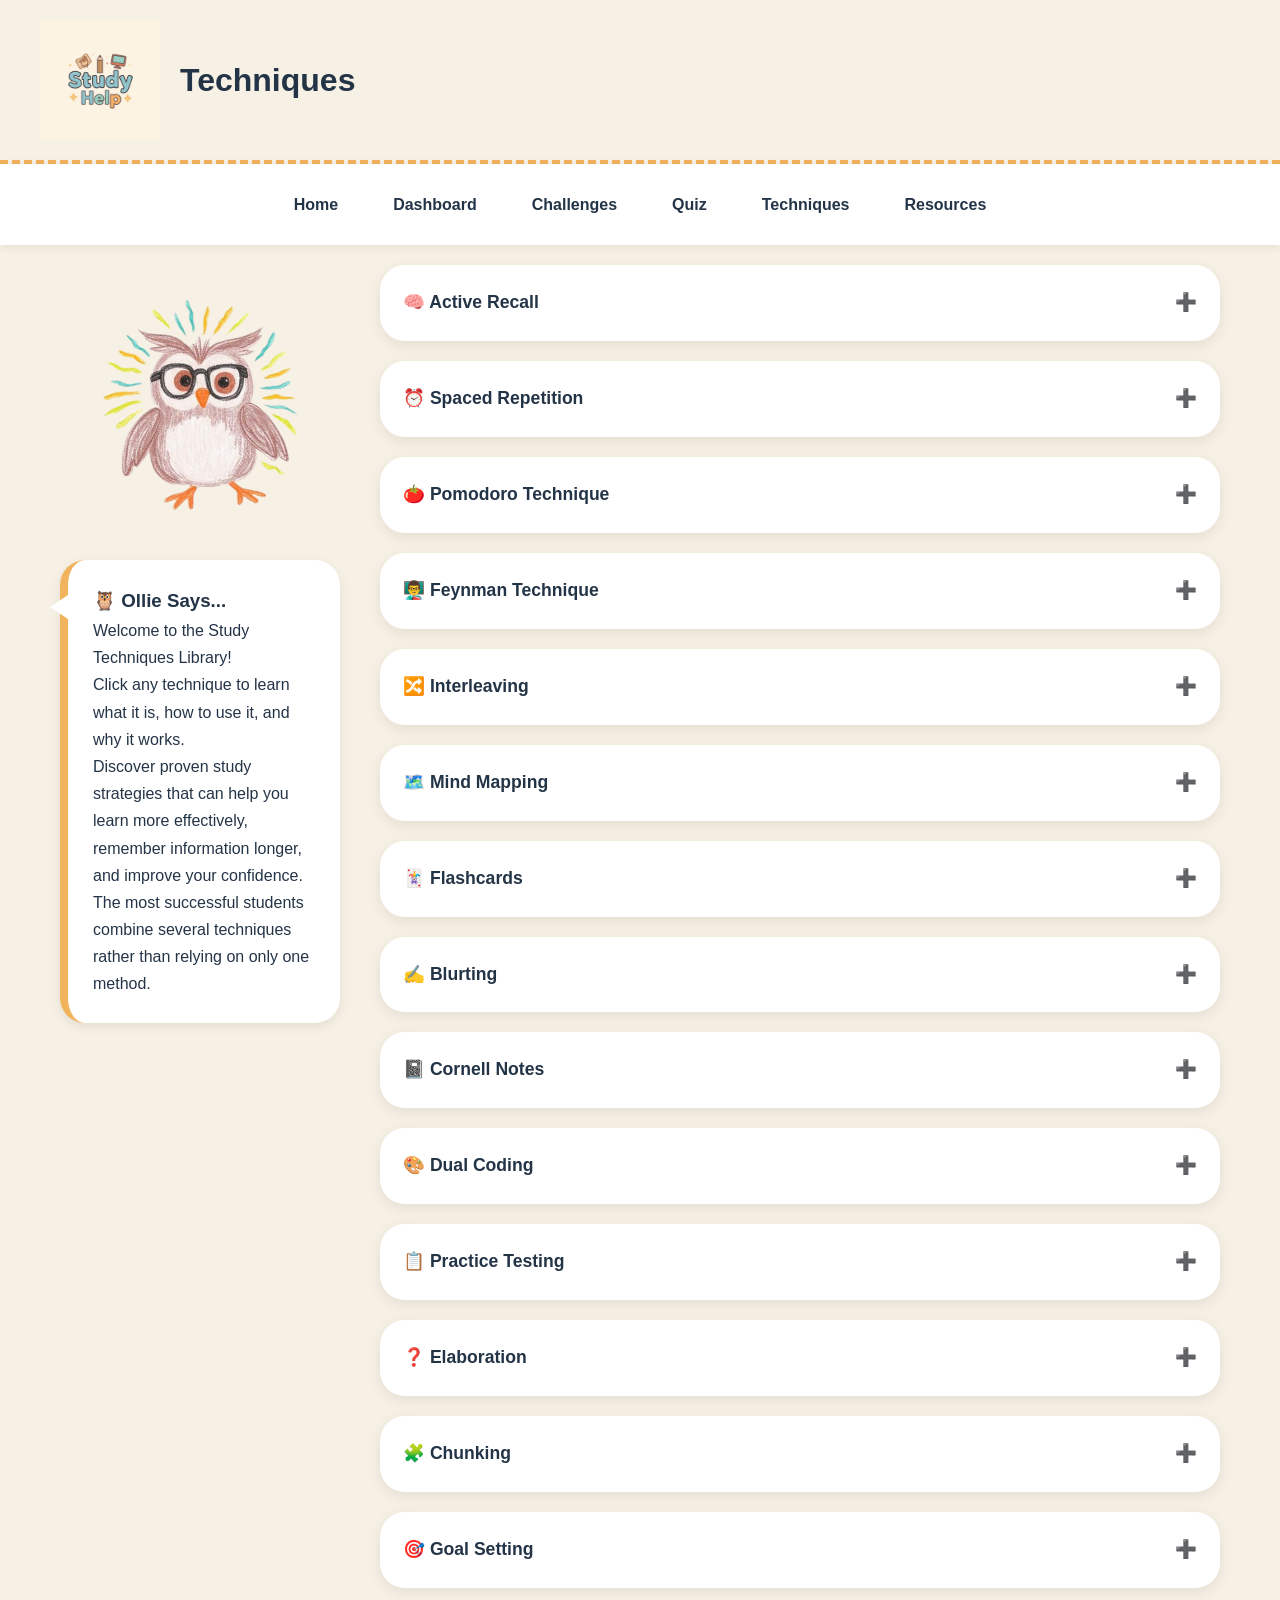
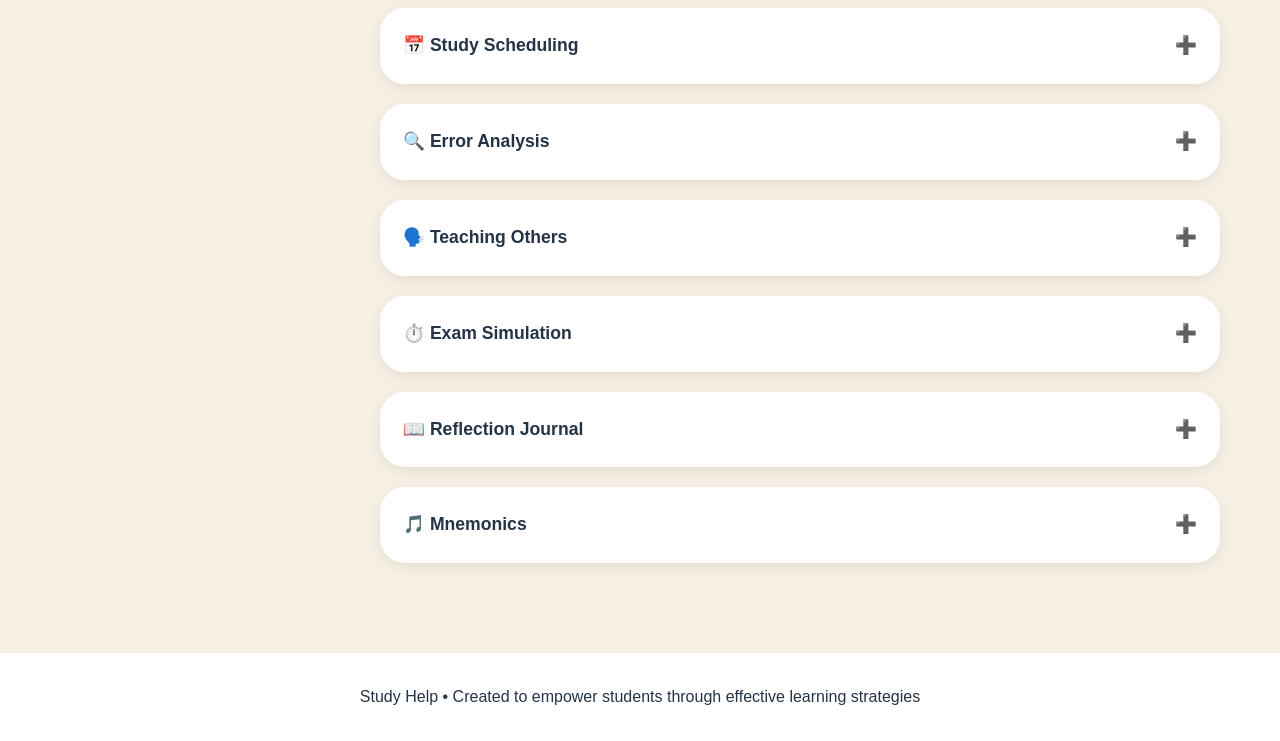
<file: techniques.html>
<!DOCTYPE html>
<!-- Declares this document as an HTML5 document -->

<html>
<!-- Root element that contains the entire webpage -->

<head>

<!-- Sets the character encoding so text displays correctly -->
<meta charset="UTF-8">

<!-- Makes the website responsive on phones, tablets and desktops -->
<meta name="viewport" content="width=device-width, initial-scale=1.0">

<!-- Title shown on the browser tab -->
<title>Study Techniques</title>

<!-- Links the external CSS stylesheet -->
<link rel="stylesheet" href="css/style.css">

<style>

/* ==========================================
   PAGE HEADER
========================================== */

/* Styles the header section */
header {
text-align: center;
padding: 20px;
background: #F7F0E4;
}

/* ==========================================
   TECHNIQUES SECTION
========================================== */

/* Container that holds all technique cards */
.techniques-container{
    flex:3;
}

/* Individual expandable technique card */
.technique-card{
    background:white;
    margin-bottom:20px;
    border-radius:25px;
    box-shadow:0 4px 15px rgba(0,0,0,0.08);
    border:3px solid white;
    transition:0.3s;
    overflow:hidden;
}

/* Hover animation */
.technique-card:hover{
    border:3px solid #F2B35D;
    transform:translateY(-3px);
}

/* Clickable heading */
.technique-card summary{
    padding:20px;
    cursor:pointer;
    font-size:1.1rem;
    font-weight:bold;
    list-style:none;
}

/* Removes the default browser arrow */
.technique-card summary::-webkit-details-marker{
    display:none;
}

/* Displays a plus sign when closed */
.technique-card summary::after{
    content:"➕";
    float:right;
}

/* Changes the icon to a minus when opened */
.technique-card[open] summary::after{
    content:"➖";
}

/* Content inside each expandable card */
.technique-content{
    padding:0 25px 25px;
}

/* Paragraph spacing */
.technique-content p{
    margin-top:12px;
    line-height:1.7;
}

/* Bullet list styling */
.technique-content ul{
    padding-left:20px;
    margin-top:10px;
}

/* Space between each bullet */
.technique-content li{
    margin-bottom:8px;
}

</style>

</head>

<body>

<!-- ==========================================
     HEADER
========================================== -->

<header>

<!-- Holds the logo and page title -->
<div class="header-container">

<!-- Logo section -->
<div class="logo-area">

<!-- Website logo -->
<img src="images/logo.jpg" alt="Study Help Logo">

<!-- Page heading -->
<h1>Techniques</h1>

</div>

</header>

<!-- ==========================================
     NAVIGATION BAR
========================================== -->

<nav>

<!-- Container for navigation links -->
<div class="nav-links">

<!-- Links to each page of the website -->
<a href="index.html">Home</a>
<a href="dashboard.html">Dashboard</a>
<a href="Challanges.html">Challenges</a>
<a href="quiz.html">Quiz</a>
<a href="techniques.html">Techniques</a>
<a href="resources.html">Resources</a>

</div>

</nav>

<!-- ==========================================
     MAIN CONTENT
========================================== -->

<main class="section">

<!-- Creates the two-column layout -->
<div class="quiz-layout">

<!-- ==========================================
     OLLIE SIDEBAR
========================================== -->

<div class="ollie-panel">

<!-- Ollie mascot image -->
<img src="images/ollie.png" alt="Ollie the Owl">

<!-- Ollie's speech bubble -->
<div class="ollie-message">

<!-- Sidebar heading -->
<h3>🦉 Ollie Says...</h3>

<!-- Welcome message -->
<p>
Welcome to the Study Techniques Library!
</p>

<!-- Instructions for users -->
<p>
Click any technique to learn what it is, how to use it, and why it works.
</p>

<!-- Explains the purpose of the page -->
<p>
Discover proven study strategies that can help you learn more effectively, remember information longer, and improve your confidence.
The most successful students combine several techniques rather than relying on only one method.
</p>

</div>

</div>

<!-- ==========================================
     TECHNIQUES LIBRARY
========================================== -->

<div class="techniques-container">

<!-- ==========================================
     Technique 1 - Active Recall
========================================== -->

<details class="technique-card">

<!-- Clickable card title -->
<summary>🧠 Active Recall</summary>

<!-- Hidden content shown when expanded -->
<div class="technique-content">

<!-- Explains what Active Recall is -->
<p><strong>What is it?</strong></p>

<p>
Active Recall is a learning technique where you try to remember information without looking at your notes. Instead of rereading, you force your brain to retrieve information from memory.
</p>

<!-- Instructions -->
<p><strong>How do I use it?</strong></p>

<ul>
<li>Read a section of notes.</li>
<li>Close your notes.</li>
<li>Write down everything you remember.</li>
<li>Check your notes for anything you missed.</li>
<li>Repeat regularly.</li>
</ul>

<!-- Why the technique works -->
<p><strong>Why does it work?</strong></p>

<p>
Retrieving information strengthens memory pathways in the brain. The more often you recall information, the easier it becomes to remember during assessments.
</p>

</div>

</details>

<!-- ==========================================
     Technique 2 - Spaced Repetition
========================================== -->

<details class="technique-card">

<!-- Clickable card title -->
<summary>⏰ Spaced Repetition</summary>

<div class="technique-content">

<!-- Explains the technique -->
<p><strong>What is it?</strong></p>

<p>
Spaced Repetition involves reviewing information multiple times over increasing periods of time rather than cramming everything into one session.
</p>

<!-- Instructions -->
<p><strong>How do I use it?</strong></p>

<ul>
<li>Study a topic today.</li>
<li>Review tomorrow.</li>
<li>Review again after three days.</li>
<li>Review after one week.</li>
<li>Review after two weeks.</li>
</ul>

<!-- Why it works -->
<p><strong>Why does it work?</strong></p>

<p>
Reviewing information before you completely forget it helps move knowledge into long-term memory and improves retention.
</p>

</div>

</details>

<!-- ==========================================
     Technique 3 - Pomodoro Technique
========================================== -->

<details class="technique-card">

<!-- Clickable card title -->
<summary>🍅 Pomodoro Technique</summary>

<div class="technique-content">

<!-- Explains the technique -->
<p><strong>What is it?</strong></p>

<p>
The Pomodoro Technique is a time-management strategy that breaks study into short periods of focused work followed by short breaks.
</p>

<!-- Instructions -->
<p><strong>How do I use it?</strong></p>

<ul>
<li>Study for 25 minutes.</li>
<li>Take a 5-minute break.</li>
<li>Repeat four times.</li>
<li>Take a longer break of 15–30 minutes.</li>
</ul>

<!-- Why it works -->
<p><strong>Why does it work?</strong></p>

<p>
Short study sessions help maintain concentration and prevent mental fatigue.
</p>

</div>

</details>

<!-- ==========================================
     Technique 4 - Feynman Technique
========================================== -->

<details class="technique-card">

<summary>👨‍🏫 Feynman Technique</summary>

<div class="technique-content">

<p><strong>What is it?</strong></p>

<p>
The Feynman Technique involves explaining a concept using simple language as if you were teaching it to someone younger.
</p>

<p><strong>How do I use it?</strong></p>

<ul>
<li>Choose a topic.</li>
<li>Explain it in simple words.</li>
<li>Identify parts you cannot explain.</li>
<li>Study those areas again.</li>
<li>Repeat until the explanation is clear.</li>
</ul>

<p><strong>Why does it work?</strong></p>

<p>
Teaching requires deep understanding and quickly reveals gaps in your knowledge.
</p>

</div>

</details>

<!-- ==========================================
     Technique 5 - Interleaving
========================================== -->

<details class="technique-card">

<summary>🔀 Interleaving</summary>

<div class="technique-content">

<p><strong>What is it?</strong></p>

<p>
Interleaving means mixing different topics or subjects during one study session instead of focusing on only one topic.
</p>

<p><strong>How do I use it?</strong></p>

<ul>
<li>Study Topic A.</li>
<li>Switch to Topic B.</li>
<li>Move to Topic C.</li>
<li>Return to Topic A later.</li>
</ul>

<p><strong>Why does it work?</strong></p>

<p>
It improves your ability to choose the correct strategy when solving different types of problems.
</p>

</div>

</details>
<!-- ==========================================
     Technique 6 - Mind Mapping
========================================== -->

<details class="technique-card">

<summary>🗺️ Mind Mapping</summary>

<div class="technique-content">

<p><strong>What is it?</strong></p>

<p>
Mind maps are visual diagrams that show how ideas and concepts connect to each other.
</p>

<p><strong>How do I use it?</strong></p>

<ul>
<li>Place the main topic in the centre.</li>
<li>Create branches for key ideas.</li>
<li>Add supporting details.</li>
<li>Use colours and images.</li>
</ul>

<p><strong>Why does it work?</strong></p>

<p>
Mind maps help organise information and improve understanding of relationships between concepts.
</p>

</div>

</details>

<!-- ==========================================
     Technique 7 - Flashcards
========================================== -->

<details class="technique-card">

<summary>🃏 Flashcards</summary>

<div class="technique-content">

<p><strong>What is it?</strong></p>

<p>
Flashcards are study cards that contain questions on one side and answers on the other.
</p>

<p><strong>How do I use it?</strong></p>

<ul>
<li>Create questions from your notes.</li>
<li>Test yourself regularly.</li>
<li>Separate cards into easy and difficult groups.</li>
<li>Review difficult cards more often.</li>
</ul>

<p><strong>Why does it work?</strong></p>

<p>
Flashcards combine Active Recall and Spaced Repetition, making them one of the most effective study tools.
</p>

</div>

</details>

<!-- ==========================================
     Technique 8 - Blurting
========================================== -->

<details class="technique-card">

<summary>✍️ Blurting</summary>

<div class="technique-content">

<p><strong>What is it?</strong></p>

<p>
Blurting involves writing everything you remember about a topic onto a blank page from memory.
</p>

<p><strong>How do I use it?</strong></p>

<ul>
<li>Study a topic.</li>
<li>Put your notes away.</li>
<li>Write everything you remember.</li>
<li>Compare your answers with your notes.</li>
<li>Review what you missed.</li>
</ul>

<p><strong>Why does it work?</strong></p>

<p>
It highlights knowledge gaps and strengthens recall.
</p>

</div>

</details>

<!-- ==========================================
     Technique 9 - Cornell Notes
========================================== -->

<details class="technique-card">

<summary>📓 Cornell Notes</summary>

<div class="technique-content">

<p><strong>What is it?</strong></p>

<p>
Cornell Notes is a structured note-taking system that divides a page into notes, cues, and summary sections.
</p>

<p><strong>How do I use it?</strong></p>

<ul>
<li>Take notes during learning.</li>
<li>Write key questions in the cue column.</li>
<li>Summarise the page at the bottom.</li>
</ul>

<p><strong>Why does it work?</strong></p>

<p>
It improves organisation and makes revision easier.
</p>

</div>

</details>

<!-- ==========================================
     Technique 10 - Dual Coding
========================================== -->

<details class="technique-card">

<summary>🎨 Dual Coding</summary>

<div class="technique-content">

<p><strong>What is it?</strong></p>

<p>
Dual Coding combines words and visuals to help your brain process information through multiple pathways.
</p>

<p><strong>How do I use it?</strong></p>

<ul>
<li>Add diagrams to notes.</li>
<li>Use timelines and flowcharts.</li>
<li>Include labelled images.</li>
<li>Connect visuals to written explanations.</li>
</ul>

<p><strong>Why does it work?</strong></p>

<p>
Using both visual and verbal information improves understanding and memory.
</p>

</div>

</details>

<!-- ==========================================
     Technique 11 - Practice Testing
========================================== -->

<details class="technique-card">

<summary>📋 Practice Testing</summary>

<div class="technique-content">

<p><strong>What is it?</strong></p>

<p>
Practice Testing involves answering questions, quizzes, and past papers before an assessment.
</p>

<p><strong>How do I use it?</strong></p>

<ul>
<li>Find practice questions or past papers.</li>
<li>Answer questions without looking at notes.</li>
<li>Mark your answers honestly.</li>
<li>Review mistakes.</li>
<li>Repeat regularly.</li>
</ul>

<p><strong>Why does it work?</strong></p>

<p>
Practice testing strengthens memory, improves exam confidence, and identifies weak areas.
</p>

</div>

</details>

<!-- ==========================================
     Technique 12 - Elaboration
========================================== -->

<details class="technique-card">

<summary>❓ Elaboration</summary>

<div class="technique-content">

<p><strong>What is it?</strong></p>

<p>
Elaboration involves asking questions and connecting new knowledge with what you already know.
</p>

<p><strong>How do I use it?</strong></p>

<ul>
<li>Ask "Why?" questions.</li>
<li>Ask "How?" questions.</li>
<li>Look for real-life examples.</li>
<li>Connect ideas together.</li>
</ul>

<p><strong>Why does it work?</strong></p>

<p>
Thinking deeply about information improves understanding and memory.
</p>

</div>

</details>

<!-- ==========================================
     Technique 13 - Chunking
========================================== -->

<details class="technique-card">

<summary>🧩 Chunking</summary>

<div class="technique-content">

<p><strong>What is it?</strong></p>

<p>
Chunking breaks large amounts of information into smaller, manageable groups.
</p>

<p><strong>How do I use it?</strong></p>

<ul>
<li>Group related information together.</li>
<li>Create categories.</li>
<li>Learn one chunk at a time.</li>
<li>Combine chunks later.</li>
</ul>

<p><strong>Why does it work?</strong></p>

<p>
The brain remembers smaller groups more easily than long lists of facts.
</p>

</div>

</details>

<!-- ==========================================
     Technique 14 - Goal Setting
========================================== -->

<details class="technique-card">

<summary>🎯 Goal Setting</summary>

<div class="technique-content">

<p><strong>What is it?</strong></p>

<p>
Goal Setting means creating clear objectives for each study session.
</p>

<p><strong>How do I use it?</strong></p>

<ul>
<li>Set specific goals.</li>
<li>Make goals realistic.</li>
<li>Track progress.</li>
<li>Celebrate achievements.</li>
</ul>

<p><strong>Why does it work?</strong></p>

<p>
Goals provide motivation, direction and focus.
</p>

</div>

</details>

<!-- ==========================================
     Technique 15 - Study Scheduling
========================================== -->

<details class="technique-card">

<summary>📅 Study Scheduling</summary>

<div class="technique-content">

<p><strong>What is it?</strong></p>

<p>
Study Scheduling involves planning your study sessions ahead of time.
</p>

<p><strong>How do I use it?</strong></p>

<ul>
<li>Create a timetable.</li>
<li>Assign subjects to different days.</li>
<li>Schedule breaks.</li>
<li>Review and adjust regularly.</li>
</ul>

<p><strong>Why does it work?</strong></p>

<p>
Planning reduces stress and prevents last-minute cramming.
</p>

</div>

</details>

<!-- ==========================================
     Technique 16 - Error Analysis
========================================== -->

<details class="technique-card">

<summary>🔍 Error Analysis</summary>

<div class="technique-content">

<p><strong>What is it?</strong></p>

<p>
Error Analysis means reviewing mistakes to understand why they happened.
</p>

<p><strong>How do I use it?</strong></p>

<ul>
<li>Review incorrect answers.</li>
<li>Identify mistakes.</li>
<li>Write corrections.</li>
<li>Practise similar questions.</li>
</ul>

<p><strong>Why does it work?</strong></p>

<p>
Learning from mistakes helps prevent repeating them.
</p>

</div>

</details>

<!-- ==========================================
     Technique 17 - Teaching Others
========================================== -->

<details class="technique-card">

<summary>🗣️ Teaching Others</summary>

<div class="technique-content">

<p><strong>What is it?</strong></p>

<p>
Teaching Others involves explaining concepts to another person.
</p>

<p><strong>How do I use it?</strong></p>

<ul>
<li>Choose a topic.</li>
<li>Explain it clearly.</li>
<li>Answer questions.</li>
<li>Identify knowledge gaps.</li>
</ul>

<p><strong>Why does it work?</strong></p>

<p>
Teaching reinforces understanding and strengthens memory.
</p>

</div>

</details>

<!-- ==========================================
     Technique 18 - Exam Simulation
========================================== -->

<details class="technique-card">

<summary>⏱️ Exam Simulation</summary>

<div class="technique-content">

<p><strong>What is it?</strong></p>

<p>
Exam Simulation involves practising under real exam conditions.
</p>

<p><strong>How do I use it?</strong></p>

<ul>
<li>Set a timer.</li>
<li>Work without notes.</li>
<li>Complete the assessment.</li>
<li>Mark your work.</li>
</ul>

<p><strong>Why does it work?</strong></p>

<p>
It improves confidence, timing and exam readiness.
</p>

</div>

</details>

<!-- ==========================================
     Technique 19 - Reflection Journal
========================================== -->

<details class="technique-card">

<summary>📖 Reflection Journal</summary>

<div class="technique-content">

<p><strong>What is it?</strong></p>

<p>
A Reflection Journal records your study progress and areas for improvement.
</p>

<p><strong>How do I use it?</strong></p>

<ul>
<li>Write after studying.</li>
<li>Record successes.</li>
<li>Identify challenges.</li>
<li>Plan improvements.</li>
</ul>

<p><strong>Why does it work?</strong></p>

<p>
Reflection helps improve study habits over time.
</p>

</div>

</details>

<!-- ==========================================
     Technique 20 - Mnemonics
========================================== -->

<details class="technique-card">

<summary>🎵 Mnemonics</summary>

<div class="technique-content">

<p><strong>What is it?</strong></p>

<p>
Mnemonics use acronyms, rhymes or memorable phrases to help remember information.
</p>

<p><strong>How do I use it?</strong></p>

<ul>
<li>Create acronyms.</li>
<li>Use rhymes.</li>
<li>Create memorable phrases.</li>
<li>Connect ideas to images.</li>
</ul>

<p><strong>Why does it work?</strong></p>

<p>
The brain remembers meaningful patterns more easily than isolated facts.
</p>

</div>

</details>

</div>

</div>

</main>

<!-- ==========================================
     FOOTER
========================================== -->

<footer>

<!-- Website footer message -->
<p>
Study Help • Created to empower students through effective learning strategies
</p>

</footer>

</body>

</html>
</file>
<file: css/style.css>
/* ==========================================
   COLOUR VARIABLES
   Stores colours so they can be reused
========================================== */

:root{
    --cream:#F7F0E4;      /* Background colour */
    --sky:#9BC7D8;        /* Light blue */
    --sage:#A8C8B8;       /* Sage green */
    --orange:#F2B35D;     /* Main accent colour */
    --peach:#F4C6A8;      /* Peach accent */
    --navy:#243447;       /* Main text colour */
    --white:#ffffff;      /* White */
}

/* ==========================================
   RESET DEFAULT BROWSER STYLING
========================================== */

*{
    margin:0;             /* Removes default margins */
    padding:0;            /* Removes default padding */
    box-sizing:border-box;/* Makes width/height include padding */
}

/* Smooth scrolling when clicking navigation links */

html{
    scroll-behavior:smooth;
}

/* ==========================================
   BODY (WHOLE WEBSITE)
========================================== */

body{
    font-family:"Trebuchet MS", sans-serif; /* Default font */
    background:var(--cream);                /* Cream background */
    color:var(--navy);                      /* Navy text */
    line-height:1.7;                        /* Space between lines */
}

/* ==========================================
   HEADER
========================================== */

header{
    padding:30px;                           /* Space inside header */
    background:var(--cream);
    border-bottom:4px dashed var(--orange); /* Decorative border */
}

/* Holds logo and navigation */

.header-container{
    max-width:1200px;        /* Prevents stretching */
    margin:auto;             /* Centres container */
    display:flex;
    justify-content:space-between;
    align-items:center;
}

/* Logo section */

.logo-area{
    display:flex;
    align-items:center;
    gap:20px;                /* Space between logo and title */
}

/* Logo image */

.logo-area img{
    width:120px;
}

/* Website title */

.logo-area h1{
    font-size:2rem;
}

/* ==========================================
   NAVIGATION BAR
========================================== */

nav{
    background:white;
    padding:15px;
    position:sticky;          /* Stays at top while scrolling */
    top:0;
    z-index:100;              /* Keeps nav above other elements */
    box-shadow:0 2px 10px rgba(0,0,0,0.08);
}

/* Navigation links container */

.nav-links{
    display:flex;
    justify-content:center;
    gap:15px;
    flex-wrap:wrap;           /* Wraps on smaller screens */
}

/* Individual navigation links */

.nav-links a{
    text-decoration:none;
    color:var(--navy);
    font-weight:bold;
    padding:12px 20px;
    border-radius:30px;
    transition:0.3s;
}

/* Navigation hover effect */

.nav-links a:hover{
    background:var(--orange);
    color:white;
}

/* ==========================================
   HERO SECTION
========================================== */

.hero{
    max-width:1200px;
    margin:auto;
    padding:60px 20px;
    display:flex;
    gap:50px;
    align-items:center;
    flex-wrap:wrap;
}

/* Left side text */

.hero-text{
    flex:1;
}

.hero-text h2{
    font-size:3rem;
    margin-bottom:15px;
}

.hero-text p{
    margin-bottom:20px;
}

/* Right side image */

.hero-image{
    flex:1;
    text-align:center;
}

/* Hero image */

.hero-image img{
    width:600px;
    max-width:100%;
    animation:float 4s ease-in-out infinite;
}

/* Floating animation */

@keyframes float{
    0%{transform:translateY(0);}
    50%{transform:translateY(-12px);}
    100%{transform:translateY(0);}
}

/* ==========================================
   BUTTONS
========================================== */

.btn{
    display:inline-block;
    background:var(--orange);
    color:white;
    padding:14px 24px;
    border-radius:30px;
    text-decoration:none;
    font-weight:bold;
}

/* Button hover */

.btn:hover{
    opacity:0.9;
}

/* ==========================================
   CONTENT SECTIONS
========================================== */

.section{
    max-width:1200px;
    margin:auto;
    padding:20px;
}

/* Responsive card layout */

.grid{
    display:grid;
    grid-template-columns:repeat(auto-fit,minmax(280px,1fr));
    gap:20px;
}

/* Individual cards */

.card{
    background:white;
    padding:25px;
    border-radius:25px;
    box-shadow:0 4px 15px rgba(0,0,0,0.08);
}

/* Card heading */

.card h3{
    margin-bottom:10px;
}

/* ==========================================
   INFORMATION BOX
========================================== */

.info-box{
    background:var(--sky);
    padding:25px;
    border-radius:25px;
    margin-top:20px;
}

/* ==========================================
   FOOTER
========================================== */

footer{
    margin-top:50px;
    padding:30px;
    text-align:center;
    background:white;
}

/* ==========================================
   QUIZ LAYOUT
========================================== */

/* Main layout */

.quiz-layout{
    display:flex;
    gap:40px;
    align-items:flex-start;
    max-width:1400px;
    margin:auto;
}

/* Quiz area */

#quizBox{
    flex:3;
}

/* Ollie side panel */

.ollie-panel{
    flex:1;
    position:sticky;
    top:100px;
}

/* Ollie image */

.ollie-panel img{
    width:100%;
    max-width:350px;
    display:block;
    margin:auto;
}

/* Speech bubble */

.ollie-message{
    background:white;
    padding:25px;
    border-radius:25px;
    margin-top:15px;
    box-shadow:0 4px 12px rgba(0,0,0,0.08);
    border-left:8px solid #F2B35D;
    position:relative;
}

/* Speech bubble triangle */

.ollie-message::before{
    content:"";
    position:absolute;
    left:-18px;
    top:35px;
    border-top:12px solid transparent;
    border-bottom:12px solid transparent;
    border-right:18px solid white;
}

/* ==========================================
   QUIZ QUESTIONS
========================================== */

.quiz-question{
    background:white;
    padding:20px;
    margin-bottom:25px;
    border-radius:20px;
    box-shadow:0 4px 12px rgba(0,0,0,0.08);
}

/* Question labels */

.quiz-question label{
    display:block;
    font-size:1.05rem;
    font-weight:bold;
    margin-bottom:12px;
}

/* Dropdown menus */

.quiz-question select{
    width:100%;
    padding:12px;
    border-radius:12px;
    border:2px solid #9BC7D8;
}

/* Submit button */

.quiz-button{
    background:#F2B35D;
    color:white;
    border:none;
    padding:14px 24px;
    border-radius:30px;
    font-size:1rem;
    font-weight:bold;
    cursor:pointer;
}

/* Submit button hover */

.quiz-button:hover{
    transform:translateY(-2px);
}

/* Quiz results */

.result-card{
    background:white;
    padding:30px;
    margin-top:40px;
    border-radius:25px;
    box-shadow:0 6px 18px rgba(0,0,0,0.1);
}

/* ==========================================
   RESPONSIVE DESIGN
   Changes layout on smaller screens
========================================== */

@media(max-width:900px){

    .quiz-layout{
        flex-direction:column; /* Stacks vertically */
    }

    .ollie-panel{
        position:static;
        width:100%;
    }

}

/* ==========================================
   FADE-UP ANIMATION
========================================== */

@keyframes fadeUp{
    from{
        opacity:0;
        transform:translateY(20px);
    }

    to{
        opacity:1;
        transform:translateY(0);
    }
}

/* Apply animation */

.card,
.challenge-card,
.quiz-question,
.big-stat,
.stat,
.info-box{
    animation:fadeUp 0.5s ease forwards;
}

/* ==========================================
   HOVER EFFECTS
========================================== */

/* Lift cards when hovered */

.card:hover,
.challenge-card:hover{
    transform:translateY(-4px);
    transition:0.3s;
}

/* Smooth button animation */

button,
.btn{
    transition:all 0.2s ease;
}

/* Slightly enlarge buttons */

button:hover,
.btn:hover{
    transform:scale(1.05);
}

/* ==========================================
   GLASSMORPHISM NAVIGATION
========================================== */

nav{
    backdrop-filter:blur(8px); /* Blurs content behind nav */
}

/* ==========================================
   IMPORT GOOGLE FONTS
========================================== */

@import url('https://fonts.googleapis.com/css2?family=Inter:wght@400;600&family=Montserrat:wght@500;700&display=swap');

/* Main website font */

body{
    font-family:"Poppins", Arial, sans-serif;
}

/* Headings font */

h1,
h2,
h3{
    font-family:"Montserrat", sans-serif;
}
</file>
